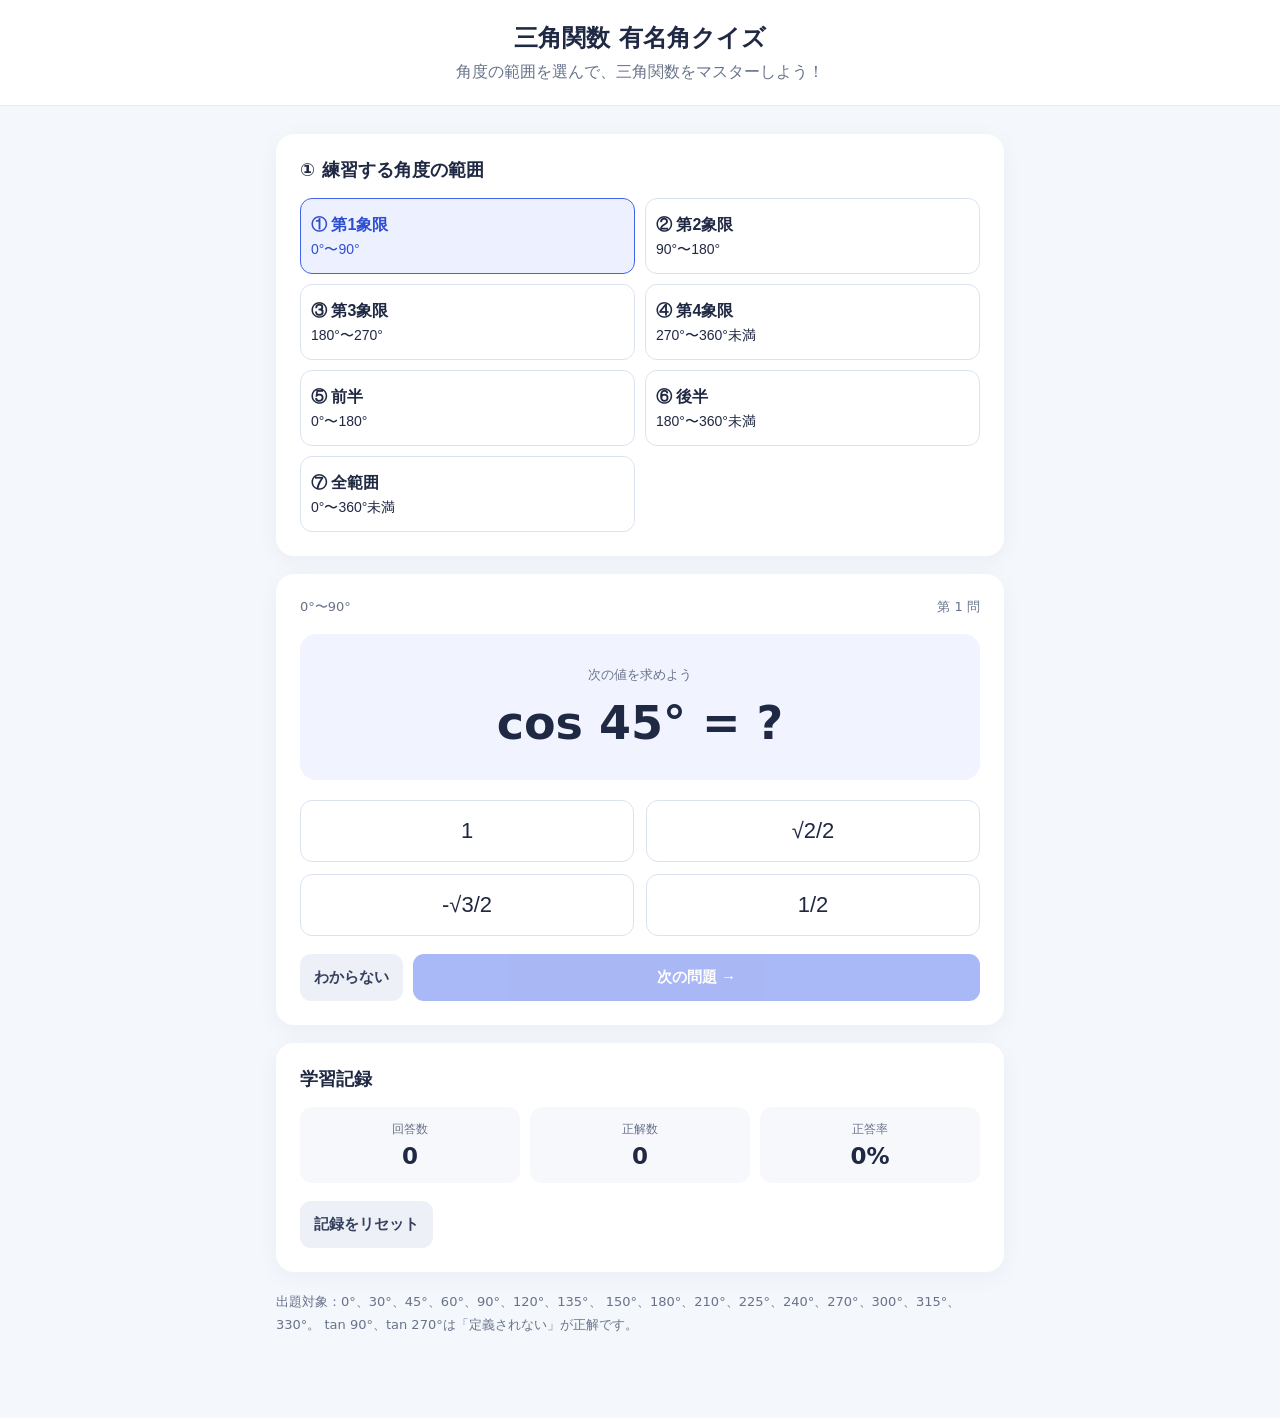
<file: index.html>
<!DOCTYPE html>
<html lang="ja">
<head>
<meta charset="UTF-8">
<meta name="viewport" content="width=device-width, initial-scale=1.0">
<title>三角関数 有名角クイズ</title>
<style html {
  -webkit-text-size-adjust: 100%;
  text-size-adjust: 100%;
}

body {
  width: 100%;
  overflow-x: hidden;
}

button {
  -webkit-tap-highlight-color: transparent;
  touch-action: manipulation;
}

@media (max-width: 600px) {
  header {
    padding: 18px 12px;
  }

  header h1 {
    font-size: 21px;
  }

  main {
    margin: 16px auto;
    padding: 0 10px 28px;
  }

  .panel {
    padding: 16px;
    border-radius: 14px;
    margin-bottom: 12px;
  }

  .ranges {
    grid-template-columns: repeat(2, minmax(0, 1fr));
    gap: 8px;
  }

  .range {
    min-height: 64px;
    padding: 10px;
    font-size: 13px;
  }

  .range strong {
    font-size: 14px;
  }

  .question {
    padding: 24px 8px;
  }

  #expression {
    font-size: clamp(28px, 8vw, 40px);
    overflow-wrap: anywhere;
  }

  .choices {
    grid-template-columns: repeat(2, minmax(0, 1fr));
    gap: 8px;
  }

  .choice {
    min-height: 64px;
    padding: 12px 6px;
    font-size: 20px;
  }

  .actions button {
    min-height: 48px;
  }

  .stat strong {
    font-size: 21px;
  }
}

@media (max-width: 360px) {
  .ranges {
    grid-template-columns: 1fr;
  }

  .info {
    font-size: 12px;
  }

  .choice {
    font-size: 18px;
  }
}>
:root {
  --main: #4263eb;
  --bg: #f4f7fc;
  --text: #202943;
}
* { box-sizing: border-box; }
body {
  margin: 0;
  font-family: system-ui, -apple-system, sans-serif;
  background: var(--bg);
  color: var(--text);
}
header {
  background: #fff;
  padding: 22px 16px;
  text-align: center;
  border-bottom: 1px solid #e5eaf3;
}
header h1 { margin: 0; font-size: 24px; }
header p { margin: 8px 0 0; color: #68738a; }
main {
  max-width: 760px;
  margin: 28px auto;
  padding: 0 16px 40px;
}
.panel {
  background: white;
  border-radius: 18px;
  padding: 24px;
  box-shadow: 0 5px 22px #2538580c;
  margin-bottom: 18px;
}
h2 { font-size: 18px; margin: 0 0 16px; }
.ranges {
  display: grid;
  grid-template-columns: repeat(2, minmax(0, 1fr));
  gap: 10px;
}
.range {
  border: 1.5px solid #dce3f0;
  border-radius: 12px;
  padding: 13px 10px;
  text-align: left;
  background: white;
  color: var(--text);
  cursor: pointer;
  font-size: 14px;
  line-height: 1.6;
}
.range strong { display: block; font-size: 16px; }
.range.active {
  border-color: var(--main);
  background: #edf1ff;
  color: #2e4ed0;
}
.range:hover, .choice:hover { border-color: var(--main); }
.info {
  display: flex;
  justify-content: space-between;
  gap: 12px;
  color: #68738a;
  font-size: 13px;
  margin-bottom: 18px;
}
.question {
  background: #f1f4ff;
  border-radius: 16px;
  padding: 30px 12px;
  text-align: center;
}
.question small { color: #68738a; }
#expression {
  font-size: clamp(32px, 8vw, 46px);
  font-weight: 750;
  margin-top: 12px;
}
.choices {
  display: grid;
  grid-template-columns: repeat(2, minmax(0, 1fr));
  gap: 12px;
  margin-top: 20px;
}
.choice {
  min-height: 62px;
  padding: 12px;
  background: white;
  border: 1.5px solid #dce3f0;
  border-radius: 12px;
  font-size: 22px;
  color: var(--text);
  cursor: pointer;
}
.choice:disabled { cursor: default; }
.choice.correct {
  background: #e2f8eb;
  border-color: #24a568;
  color: #137343;
}
.choice.wrong {
  background: #fff0ed;
  border-color: #e66a59;
  color: #b83c30;
}
#feedback {
  margin-top: 18px;
  padding: 14px;
  border-radius: 12px;
  background: #f5f7fb;
  line-height: 1.8;
  display: none;
}
#feedback.show { display: block; }
#feedback.good { background: #e2f8eb; }
#feedback.bad { background: #fff0ed; }
.actions {
  display: flex;
  gap: 10px;
  margin-top: 18px;
}
button.primary, button.secondary {
  border: none;
  border-radius: 11px;
  padding: 14px;
  font-size: 15px;
  font-weight: 650;
  cursor: pointer;
}
.primary {
  background: var(--main);
  color: white;
  flex: 1;
}
.primary:disabled { opacity: .45; cursor: default; }
.secondary {
  background: #edf0f7;
  color: #35415d;
}
.stats {
  display: grid;
  grid-template-columns: repeat(3, 1fr);
  gap: 10px;
}
.stat {
  background: #f7f8fc;
  padding: 14px 6px;
  text-align: center;
  border-radius: 12px;
}
.stat span { display: block; font-size: 12px; color: #68738a; }
.stat strong { display: block; font-size: 23px; margin-top: 5px; }
.note { color: #68738a; font-size: 13px; line-height: 1.8; }
@media(max-width: 440px) {
  .panel { padding: 18px; }
  .ranges { grid-template-columns: 1fr; }
  .range { padding: 10px 12px; }
  .choices { gap: 9px; }
}
</style>
</head>
<body>
<header>
  <h1>三角関数 有名角クイズ</h1>
  <p>角度の範囲を選んで、三角関数をマスターしよう！</p>
</header>

<main>
  <section class="panel">
    <h2>① 練習する角度の範囲</h2>
    <div class="ranges" id="ranges"></div>
  </section>

  <section class="panel">
    <div class="info">
      <span id="rangeLabel">0°〜90°</span>
      <span id="questionNo">第 1 問</span>
    </div>

    <div class="question">
      <small>次の値を求めよう</small>
      <div id="expression">sin 30° = ?</div>
    </div>

    <div class="choices" id="choices"></div>
    <div id="feedback" role="status" aria-live="polite"></div>

    <div class="actions">
      <button class="secondary" id="skip">わからない</button>
      <button class="primary" id="next" disabled>次の問題 →</button>
    </div>
  </section>

  <section class="panel">
    <h2>学習記録</h2>
    <div class="stats">
      <div class="stat">
        <span>回答数</span>
        <strong id="total">0</strong>
      </div>
      <div class="stat">
        <span>正解数</span>
        <strong id="correct">0</strong>
      </div>
      <div class="stat">
        <span>正答率</span>
        <strong id="rate">0%</strong>
      </div>
    </div>
    <div class="actions">
      <button class="secondary" id="reset">記録をリセット</button>
    </div>
  </section>

  <p class="note">
    出題対象：0°、30°、45°、60°、90°、120°、135°、
    150°、180°、210°、225°、240°、270°、300°、315°、330°。
    tan 90°、tan 270°は「定義されない」が正解です。
  </p>
</main>

<script>
const ranges = [
  { label: "① 第1象限", text: "0°〜90°", min: 0, max: 90 },
  { label: "② 第2象限", text: "90°〜180°", min: 90, max: 180 },
  { label: "③ 第3象限", text: "180°〜270°", min: 180, max: 270 },
  { label: "④ 第4象限", text: "270°〜360°未満", min: 270, max: 360 },
  { label: "⑤ 前半", text: "0°〜180°", min: 0, max: 180 },
  { label: "⑥ 後半", text: "180°〜360°未満", min: 180, max: 360 },
  { label: "⑦ 全範囲", text: "0°〜360°未満", min: 0, max: 360 }
];

const angles = [
  0, 30, 45, 60, 90, 120, 135, 150,
  180, 210, 225, 240, 270, 300, 315, 330
];

// 表示はすべて正確な値（√を含む形）
const values = {
  sin: {
    0:"0", 30:"1/2", 45:"√2/2", 60:"√3/2",
    90:"1", 120:"√3/2", 135:"√2/2", 150:"1/2",
    180:"0", 210:"-1/2", 225:"-√2/2", 240:"-√3/2",
    270:"-1", 300:"-√3/2", 315:"-√2/2", 330:"-1/2"
  },
  cos: {
    0:"1", 30:"√3/2", 45:"√2/2", 60:"1/2",
    90:"0", 120:"-1/2", 135:"-√2/2", 150:"-√3/2",
    180:"-1", 210:"-√3/2", 225:"-√2/2", 240:"-1/2",
    270:"0", 300:"1/2", 315:"√2/2", 330:"√3/2"
  },
  tan: {
    0:"0", 30:"√3/3", 45:"1", 60:"√3",
    90:"定義されない", 120:"-√3", 135:"-1", 150:"-√3/3",
    180:"0", 210:"√3/3", 225:"1", 240:"√3",
    270:"定義されない", 300:"-√3", 315:"-1", 330:"-√3/3"
  }
};

const functions = ["sin", "cos", "tan"];
const allAnswers = [...new Set(Object.values(values)
  .flatMap(group => Object.values(group)))];

let selectedRange = 0;
let current = null;
let answered = false;
let questionCount = 0;
let correctCount = 0;
let lastQuestions = [];

const $ = id => document.getElementById(id);

function shuffle(array) {
  const a = [...array];
  for (let i = a.length - 1; i > 0; i--) {
    const j = Math.floor(Math.random() * (i + 1));
    [a[i], a[j]] = [a[j], a[i]];
  }
  return a;
}

function buildRanges() {
  $("ranges").innerHTML = "";
  ranges.forEach((range, i) => {
    const button = document.createElement("button");
    button.className = "range" + (i === selectedRange ? " active" : "");
    button.innerHTML =
      `<strong>${range.label}</strong>${range.text}`;
    button.setAttribute("aria-pressed", i === selectedRange);
    button.onclick = () => {
      selectedRange = i;
      buildRanges();
      newQuestion();
    };
    $("ranges").appendChild(button);
  });
}

function getAvailableAngles() {
  const r = ranges[selectedRange];
  // 隣り合う範囲で境界の角度が重複しないよう、
  // ①〜③は右端を除外、④〜⑦は指定どおり360°未満。
  return angles.filter(a => {
    if (selectedRange <= 2) return a >= r.min && a < r.max;
    return a >= r.min && a < r.max;
  });
}

function newQuestion() {
  answered = false;
  $("feedback").className = "";
  $("feedback").textContent = "";
  $("next").disabled = true;
  $("rangeLabel").textContent = ranges[selectedRange].text;
  $("questionNo").textContent = `第 ${questionCount + 1} 問`;

  const available = getAvailableAngles();
  let candidates = [];

  for (const angle of available) {
    for (const fn of functions) {
      const key = `${fn}-${angle}`;
      if (!lastQuestions.includes(key)) {
        candidates.push({ angle, fn, key });
      }
    }
  }

  // 全パターンを出題したら履歴をクリア
  if (candidates.length === 0) {
    lastQuestions = [];
    candidates = available.flatMap(angle =>
      functions.map(fn => ({ angle, fn, key: `${fn}-${angle}` }))
    );
  }

  current = candidates[Math.floor(Math.random() * candidates.length)];
  lastQuestions.push(current.key);
  if (lastQuestions.length > Math.min(8, available.length * 3 - 1)) {
    lastQuestions.shift();
  }

  $("expression").textContent = `${current.fn} ${current.angle}° = ?`;
  const correctAnswer = values[current.fn][current.angle];

  // 正解と異なる値から3つ選び、4択にする
  const distractors = shuffle(
    allAnswers.filter(v => v !== correctAnswer)
  ).slice(0, 3);

  const choices = shuffle([correctAnswer, ...distractors]);
  $("choices").innerHTML = "";

  choices.forEach(value => {
    const button = document.createElement("button");
    button.className = "choice";
    button.textContent = value;
    button.onclick = () => chooseAnswer(value, button);
    $("choices").appendChild(button);
  });
}

function chooseAnswer(value, button) {
  if (answered) return;
  answered = true;
  questionCount++;

  const correctAnswer = values[current.fn][current.angle];
  const isCorrect = value === correctAnswer;

  if (isCorrect) correctCount++;

  document.querySelectorAll(".choice").forEach(b => {
    b.disabled = true;
    if (b.textContent === correctAnswer) b.classList.add("correct");
    else if (b === button && !isCorrect) b.classList.add("wrong");
  });

  $("feedback").className = "show " + (isCorrect ? "good" : "bad");
  $("feedback").innerHTML = isCorrect
    ? `<strong>正解！</strong><br>${current.fn} ${current.angle}° = ${correctAnswer}`
    : `<strong>${value === "（未回答）" ? "解答を確認しよう" : "不正解！"}</strong><br>正解は ${correctAnswer} です。`;

  updateStats();
  $("next").disabled = false;
}

function updateStats() {
  $("total").textContent = questionCount;
  $("correct").textContent = correctCount;
  $("rate").textContent = questionCount
    ? Math.round(correctCount / questionCount * 100) + "%"
    : "0%";
}

$("next").onclick = newQuestion;

$("skip").onclick = () => {
  if (!answered) chooseAnswer("（未回答）", null);
  $("feedback").innerHTML =
    `<strong>正解を確認しよう</strong><br>正解は ${values[current.fn][current.angle]} です。`;
};

$("reset").onclick = () => {
  questionCount = 0;
  correctCount = 0;
  lastQuestions = [];
  updateStats();
  newQuestion();
};

buildRanges();
newQuestion();
</script>
</body>
</html>
</file>
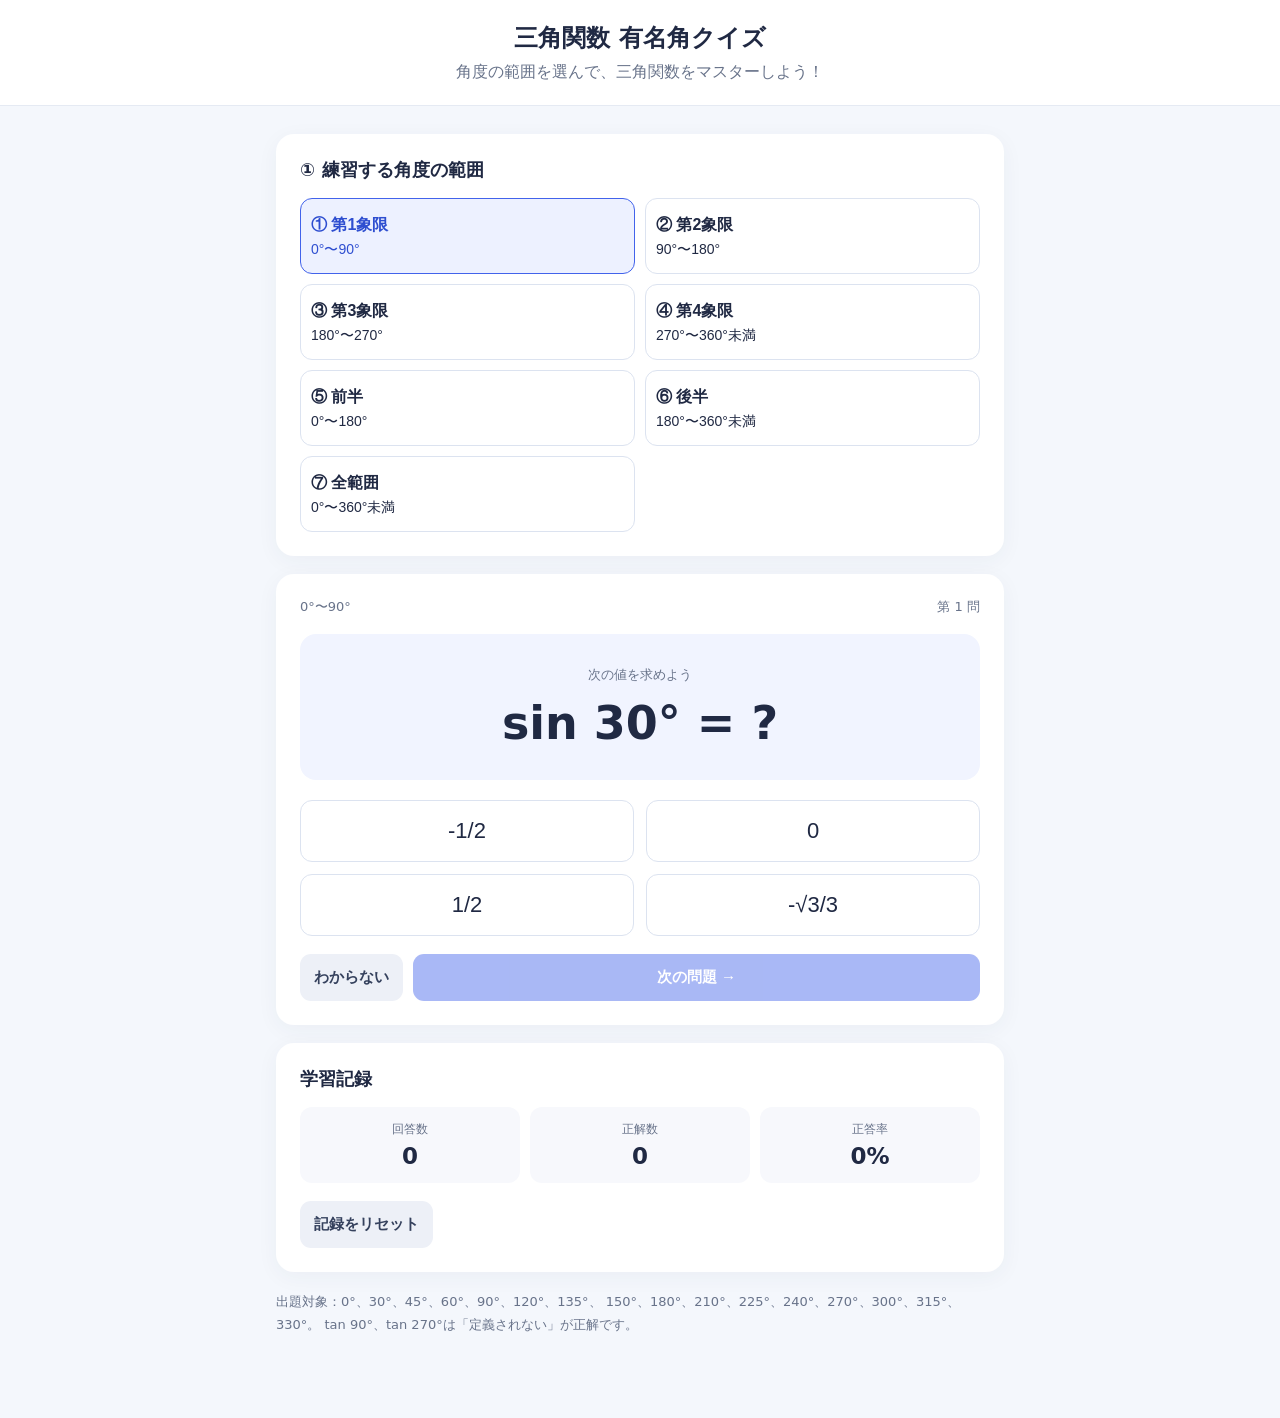
<file: sankakuhi-1.html>
<!DOCTYPE html>
<html lang="ja">
<head>
<meta charset="UTF-8">
<meta name="viewport" content="width=device-width, initial-scale=1.0">
<title>三角関数 有名角クイズ</title>
<style html {
  -webkit-text-size-adjust: 100%;
  text-size-adjust: 100%;
}

body {
  width: 100%;
  overflow-x: hidden;
}

button {
  -webkit-tap-highlight-color: transparent;
  touch-action: manipulation;
}

@media (max-width: 600px) {
  header {
    padding: 18px 12px;
  }

  header h1 {
    font-size: 21px;
  }

  main {
    margin: 16px auto;
    padding: 0 10px 28px;
  }

  .panel {
    padding: 16px;
    border-radius: 14px;
    margin-bottom: 12px;
  }

  .ranges {
    grid-template-columns: repeat(2, minmax(0, 1fr));
    gap: 8px;
  }

  .range {
    min-height: 64px;
    padding: 10px;
    font-size: 13px;
  }

  .range strong {
    font-size: 14px;
  }

  .question {
    padding: 24px 8px;
  }

  #expression {
    font-size: clamp(28px, 8vw, 40px);
    overflow-wrap: anywhere;
  }

  .choices {
    grid-template-columns: repeat(2, minmax(0, 1fr));
    gap: 8px;
  }

  .choice {
    min-height: 64px;
    padding: 12px 6px;
    font-size: 20px;
  }

  .actions button {
    min-height: 48px;
  }

  .stat strong {
    font-size: 21px;
  }
}

@media (max-width: 360px) {
  .ranges {
    grid-template-columns: 1fr;
  }

  .info {
    font-size: 12px;
  }

  .choice {
    font-size: 18px;
  }
}>
:root {
  --main: #4263eb;
  --bg: #f4f7fc;
  --text: #202943;
}
* { box-sizing: border-box; }
body {
  margin: 0;
  font-family: system-ui, -apple-system, sans-serif;
  background: var(--bg);
  color: var(--text);
}
header {
  background: #fff;
  padding: 22px 16px;
  text-align: center;
  border-bottom: 1px solid #e5eaf3;
}
header h1 { margin: 0; font-size: 24px; }
header p { margin: 8px 0 0; color: #68738a; }
main {
  max-width: 760px;
  margin: 28px auto;
  padding: 0 16px 40px;
}
.panel {
  background: white;
  border-radius: 18px;
  padding: 24px;
  box-shadow: 0 5px 22px #2538580c;
  margin-bottom: 18px;
}
h2 { font-size: 18px; margin: 0 0 16px; }
.ranges {
  display: grid;
  grid-template-columns: repeat(2, minmax(0, 1fr));
  gap: 10px;
}
.range {
  border: 1.5px solid #dce3f0;
  border-radius: 12px;
  padding: 13px 10px;
  text-align: left;
  background: white;
  color: var(--text);
  cursor: pointer;
  font-size: 14px;
  line-height: 1.6;
}
.range strong { display: block; font-size: 16px; }
.range.active {
  border-color: var(--main);
  background: #edf1ff;
  color: #2e4ed0;
}
.range:hover, .choice:hover { border-color: var(--main); }
.info {
  display: flex;
  justify-content: space-between;
  gap: 12px;
  color: #68738a;
  font-size: 13px;
  margin-bottom: 18px;
}
.question {
  background: #f1f4ff;
  border-radius: 16px;
  padding: 30px 12px;
  text-align: center;
}
.question small { color: #68738a; }
#expression {
  font-size: clamp(32px, 8vw, 46px);
  font-weight: 750;
  margin-top: 12px;
}
.choices {
  display: grid;
  grid-template-columns: repeat(2, minmax(0, 1fr));
  gap: 12px;
  margin-top: 20px;
}
.choice {
  min-height: 62px;
  padding: 12px;
  background: white;
  border: 1.5px solid #dce3f0;
  border-radius: 12px;
  font-size: 22px;
  color: var(--text);
  cursor: pointer;
}
.choice:disabled { cursor: default; }
.choice.correct {
  background: #e2f8eb;
  border-color: #24a568;
  color: #137343;
}
.choice.wrong {
  background: #fff0ed;
  border-color: #e66a59;
  color: #b83c30;
}
#feedback {
  margin-top: 18px;
  padding: 14px;
  border-radius: 12px;
  background: #f5f7fb;
  line-height: 1.8;
  display: none;
}
#feedback.show { display: block; }
#feedback.good { background: #e2f8eb; }
#feedback.bad { background: #fff0ed; }
.actions {
  display: flex;
  gap: 10px;
  margin-top: 18px;
}
button.primary, button.secondary {
  border: none;
  border-radius: 11px;
  padding: 14px;
  font-size: 15px;
  font-weight: 650;
  cursor: pointer;
}
.primary {
  background: var(--main);
  color: white;
  flex: 1;
}
.primary:disabled { opacity: .45; cursor: default; }
.secondary {
  background: #edf0f7;
  color: #35415d;
}
.stats {
  display: grid;
  grid-template-columns: repeat(3, 1fr);
  gap: 10px;
}
.stat {
  background: #f7f8fc;
  padding: 14px 6px;
  text-align: center;
  border-radius: 12px;
}
.stat span { display: block; font-size: 12px; color: #68738a; }
.stat strong { display: block; font-size: 23px; margin-top: 5px; }
.note { color: #68738a; font-size: 13px; line-height: 1.8; }
@media(max-width: 440px) {
  .panel { padding: 18px; }
  .ranges { grid-template-columns: 1fr; }
  .range { padding: 10px 12px; }
  .choices { gap: 9px; }
}
</style>
</head>
<body>
<header>
  <h1>三角関数 有名角クイズ</h1>
  <p>角度の範囲を選んで、三角関数をマスターしよう！</p>
</header>

<main>
  <section class="panel">
    <h2>① 練習する角度の範囲</h2>
    <div class="ranges" id="ranges"></div>
  </section>

  <section class="panel">
    <div class="info">
      <span id="rangeLabel">0°〜90°</span>
      <span id="questionNo">第 1 問</span>
    </div>

    <div class="question">
      <small>次の値を求めよう</small>
      <div id="expression">sin 30° = ?</div>
    </div>

    <div class="choices" id="choices"></div>
    <div id="feedback" role="status" aria-live="polite"></div>

    <div class="actions">
      <button class="secondary" id="skip">わからない</button>
      <button class="primary" id="next" disabled>次の問題 →</button>
    </div>
  </section>

  <section class="panel">
    <h2>学習記録</h2>
    <div class="stats">
      <div class="stat">
        <span>回答数</span>
        <strong id="total">0</strong>
      </div>
      <div class="stat">
        <span>正解数</span>
        <strong id="correct">0</strong>
      </div>
      <div class="stat">
        <span>正答率</span>
        <strong id="rate">0%</strong>
      </div>
    </div>
    <div class="actions">
      <button class="secondary" id="reset">記録をリセット</button>
    </div>
  </section>

  <p class="note">
    出題対象：0°、30°、45°、60°、90°、120°、135°、
    150°、180°、210°、225°、240°、270°、300°、315°、330°。
    tan 90°、tan 270°は「定義されない」が正解です。
  </p>
</main>

<script>
const ranges = [
  { label: "① 第1象限", text: "0°〜90°", min: 0, max: 90 },
  { label: "② 第2象限", text: "90°〜180°", min: 90, max: 180 },
  { label: "③ 第3象限", text: "180°〜270°", min: 180, max: 270 },
  { label: "④ 第4象限", text: "270°〜360°未満", min: 270, max: 360 },
  { label: "⑤ 前半", text: "0°〜180°", min: 0, max: 180 },
  { label: "⑥ 後半", text: "180°〜360°未満", min: 180, max: 360 },
  { label: "⑦ 全範囲", text: "0°〜360°未満", min: 0, max: 360 }
];

const angles = [
  0, 30, 45, 60, 90, 120, 135, 150,
  180, 210, 225, 240, 270, 300, 315, 330
];

// 表示はすべて正確な値（√を含む形）
const values = {
  sin: {
    0:"0", 30:"1/2", 45:"√2/2", 60:"√3/2",
    90:"1", 120:"√3/2", 135:"√2/2", 150:"1/2",
    180:"0", 210:"-1/2", 225:"-√2/2", 240:"-√3/2",
    270:"-1", 300:"-√3/2", 315:"-√2/2", 330:"-1/2"
  },
  cos: {
    0:"1", 30:"√3/2", 45:"√2/2", 60:"1/2",
    90:"0", 120:"-1/2", 135:"-√2/2", 150:"-√3/2",
    180:"-1", 210:"-√3/2", 225:"-√2/2", 240:"-1/2",
    270:"0", 300:"1/2", 315:"√2/2", 330:"√3/2"
  },
  tan: {
    0:"0", 30:"√3/3", 45:"1", 60:"√3",
    90:"定義されない", 120:"-√3", 135:"-1", 150:"-√3/3",
    180:"0", 210:"√3/3", 225:"1", 240:"√3",
    270:"定義されない", 300:"-√3", 315:"-1", 330:"-√3/3"
  }
};

const functions = ["sin", "cos", "tan"];
const allAnswers = [...new Set(Object.values(values)
  .flatMap(group => Object.values(group)))];

let selectedRange = 0;
let current = null;
let answered = false;
let questionCount = 0;
let correctCount = 0;
let lastQuestions = [];

const $ = id => document.getElementById(id);

function shuffle(array) {
  const a = [...array];
  for (let i = a.length - 1; i > 0; i--) {
    const j = Math.floor(Math.random() * (i + 1));
    [a[i], a[j]] = [a[j], a[i]];
  }
  return a;
}

function buildRanges() {
  $("ranges").innerHTML = "";
  ranges.forEach((range, i) => {
    const button = document.createElement("button");
    button.className = "range" + (i === selectedRange ? " active" : "");
    button.innerHTML =
      `<strong>${range.label}</strong>${range.text}`;
    button.setAttribute("aria-pressed", i === selectedRange);
    button.onclick = () => {
      selectedRange = i;
      buildRanges();
      newQuestion();
    };
    $("ranges").appendChild(button);
  });
}

function getAvailableAngles() {
  const r = ranges[selectedRange];
  // 隣り合う範囲で境界の角度が重複しないよう、
  // ①〜③は右端を除外、④〜⑦は指定どおり360°未満。
  return angles.filter(a => {
    if (selectedRange <= 2) return a >= r.min && a < r.max;
    return a >= r.min && a < r.max;
  });
}

function newQuestion() {
  answered = false;
  $("feedback").className = "";
  $("feedback").textContent = "";
  $("next").disabled = true;
  $("rangeLabel").textContent = ranges[selectedRange].text;
  $("questionNo").textContent = `第 ${questionCount + 1} 問`;

  const available = getAvailableAngles();
  let candidates = [];

  for (const angle of available) {
    for (const fn of functions) {
      const key = `${fn}-${angle}`;
      if (!lastQuestions.includes(key)) {
        candidates.push({ angle, fn, key });
      }
    }
  }

  // 全パターンを出題したら履歴をクリア
  if (candidates.length === 0) {
    lastQuestions = [];
    candidates = available.flatMap(angle =>
      functions.map(fn => ({ angle, fn, key: `${fn}-${angle}` }))
    );
  }

  current = candidates[Math.floor(Math.random() * candidates.length)];
  lastQuestions.push(current.key);
  if (lastQuestions.length > Math.min(8, available.length * 3 - 1)) {
    lastQuestions.shift();
  }

  $("expression").textContent = `${current.fn} ${current.angle}° = ?`;
  const correctAnswer = values[current.fn][current.angle];

  // 正解と異なる値から3つ選び、4択にする
  const distractors = shuffle(
    allAnswers.filter(v => v !== correctAnswer)
  ).slice(0, 3);

  const choices = shuffle([correctAnswer, ...distractors]);
  $("choices").innerHTML = "";

  choices.forEach(value => {
    const button = document.createElement("button");
    button.className = "choice";
    button.textContent = value;
    button.onclick = () => chooseAnswer(value, button);
    $("choices").appendChild(button);
  });
}

function chooseAnswer(value, button) {
  if (answered) return;
  answered = true;
  questionCount++;

  const correctAnswer = values[current.fn][current.angle];
  const isCorrect = value === correctAnswer;

  if (isCorrect) correctCount++;

  document.querySelectorAll(".choice").forEach(b => {
    b.disabled = true;
    if (b.textContent === correctAnswer) b.classList.add("correct");
    else if (b === button && !isCorrect) b.classList.add("wrong");
  });

  $("feedback").className = "show " + (isCorrect ? "good" : "bad");
  $("feedback").innerHTML = isCorrect
    ? `<strong>正解！</strong><br>${current.fn} ${current.angle}° = ${correctAnswer}`
    : `<strong>${value === "（未回答）" ? "解答を確認しよう" : "不正解！"}</strong><br>正解は ${correctAnswer} です。`;

  updateStats();
  $("next").disabled = false;
}

function updateStats() {
  $("total").textContent = questionCount;
  $("correct").textContent = correctCount;
  $("rate").textContent = questionCount
    ? Math.round(correctCount / questionCount * 100) + "%"
    : "0%";
}

$("next").onclick = newQuestion;

$("skip").onclick = () => {
  if (!answered) chooseAnswer("（未回答）", null);
  $("feedback").innerHTML =
    `<strong>正解を確認しよう</strong><br>正解は ${values[current.fn][current.angle]} です。`;
};

$("reset").onclick = () => {
  questionCount = 0;
  correctCount = 0;
  lastQuestions = [];
  updateStats();
  newQuestion();
};

buildRanges();
newQuestion();
</script>
</body>
</html>
</file>
